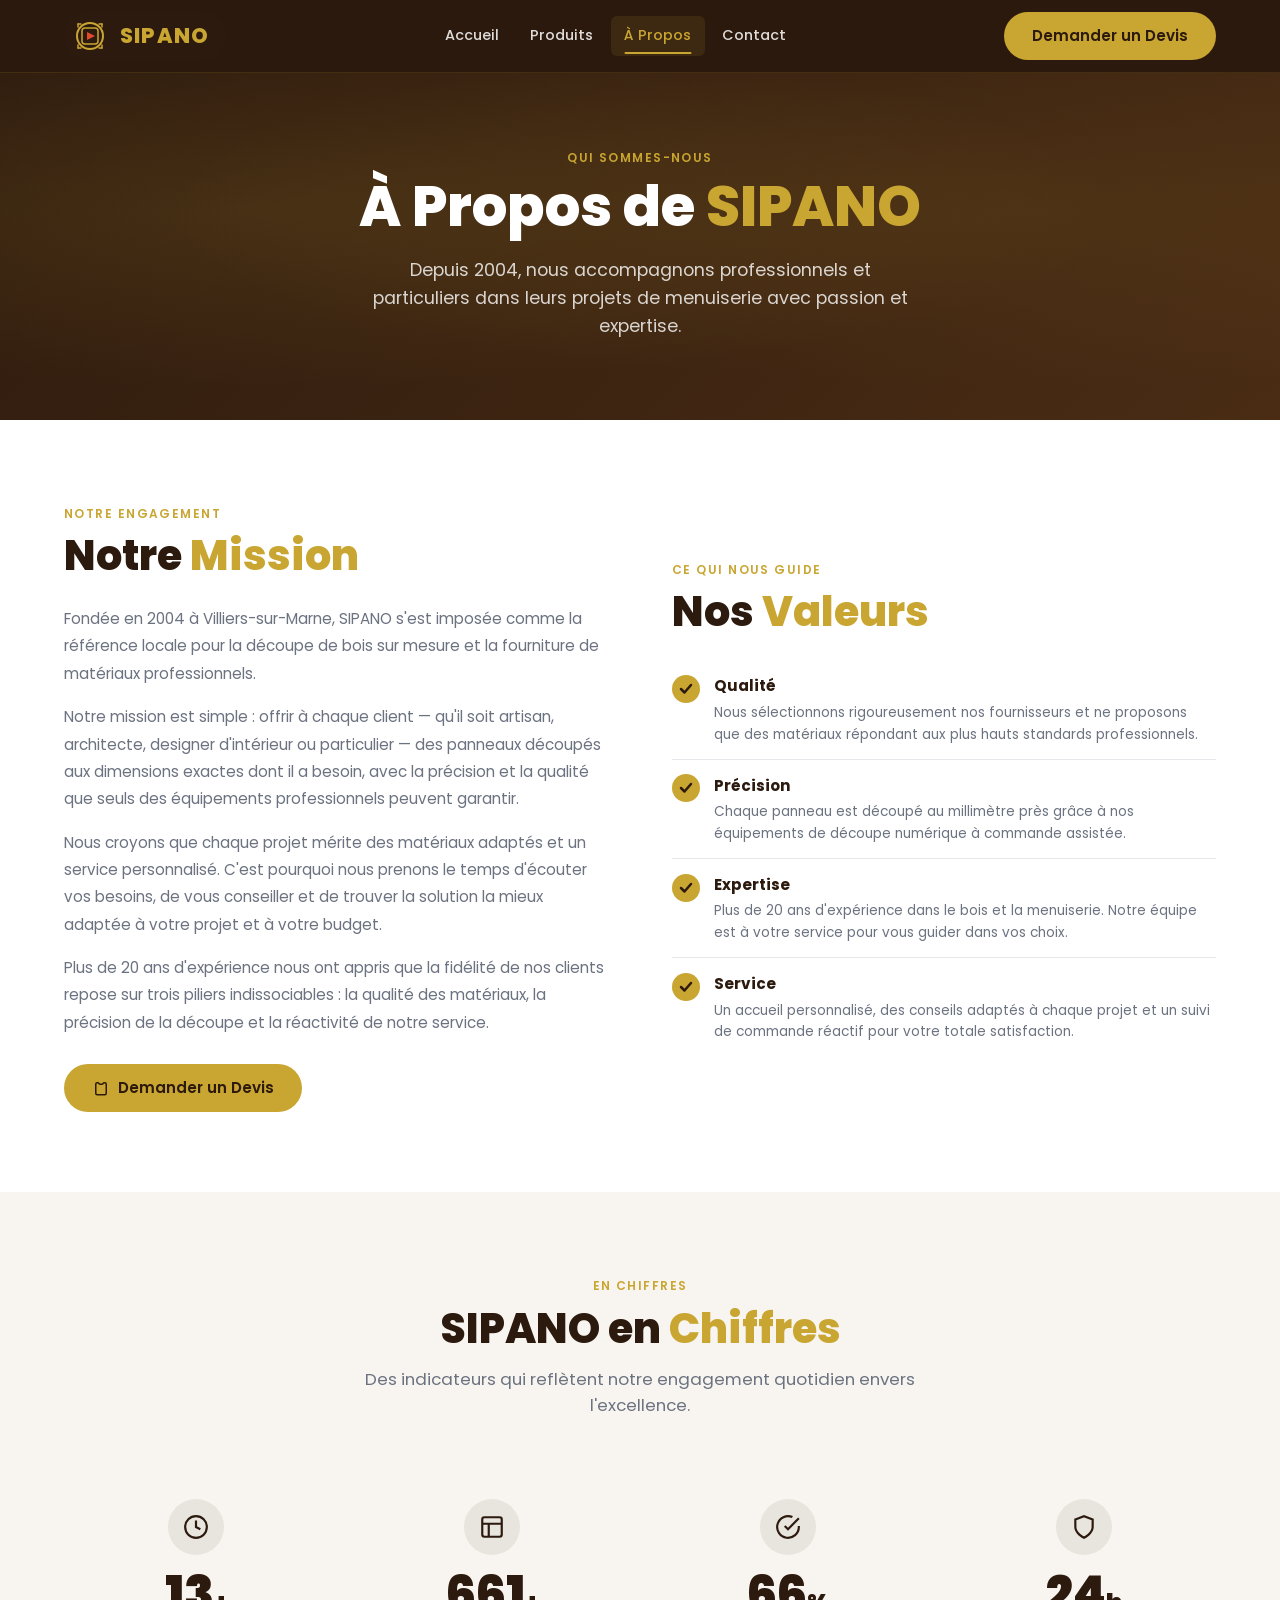
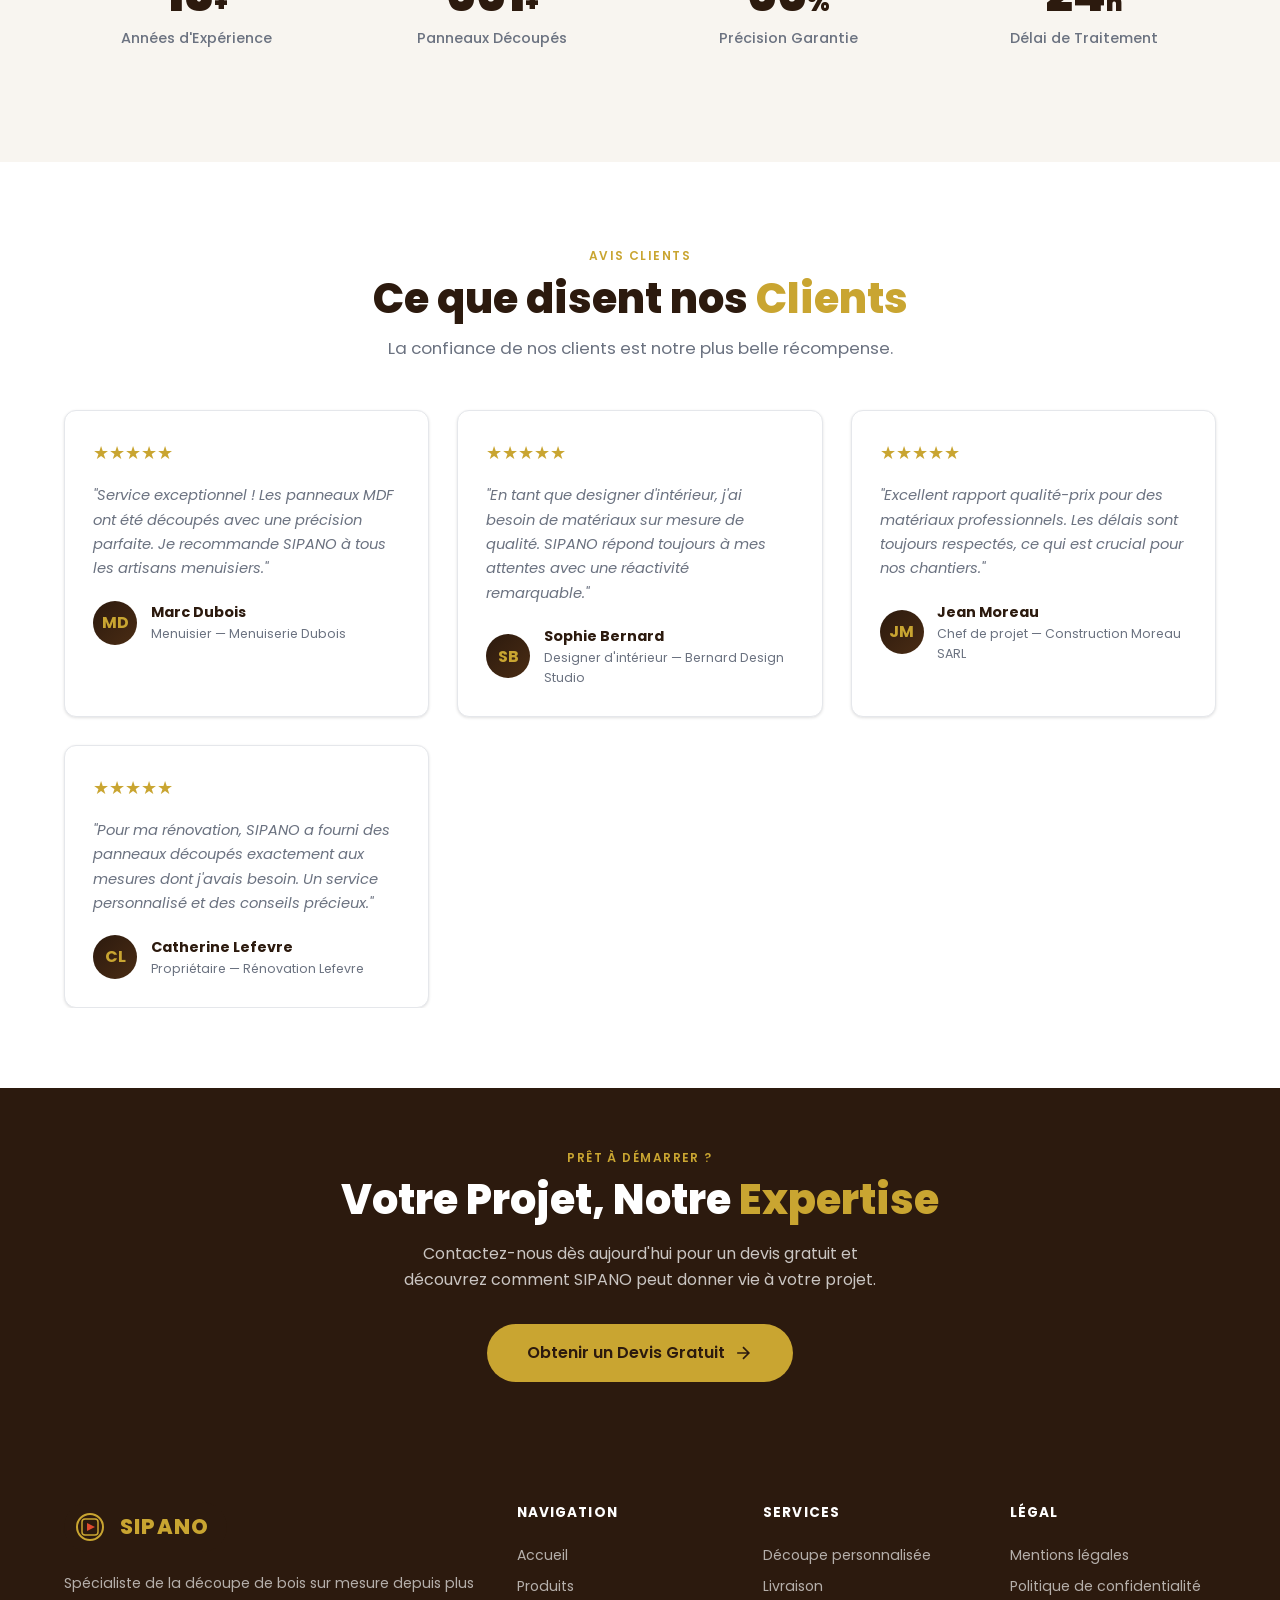
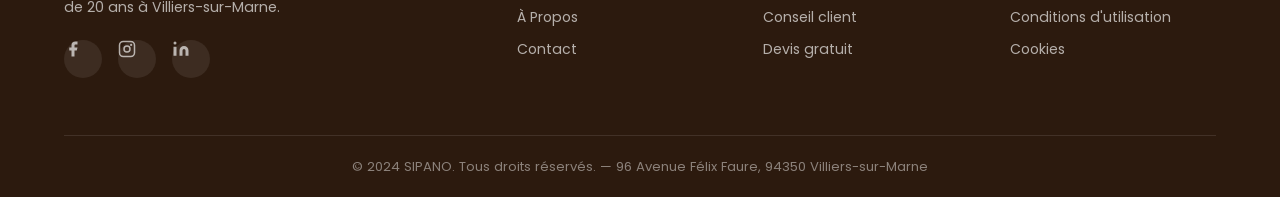
<file: sipano/a-propos.html>
<!DOCTYPE html>
<html lang="fr">
<head>
  <meta charset="UTF-8">
  <meta name="viewport" content="width=device-width, initial-scale=1.0">
  <title>À Propos — SIPANO | Notre Histoire &amp; Valeurs</title>
  <meta name="description" content="Découvrez l'histoire de SIPANO, spécialiste de la découpe de bois sur mesure depuis 2004 à Villiers-sur-Marne. Notre mission, nos valeurs et notre expertise.">
  <link rel="stylesheet" href="css/style.css">
</head>
<body>

<!-- ============================================================
     HEADER
     ============================================================ -->
<header class="site-header" role="banner">
  <div class="container">
    <div class="header-inner">
      <a href="index.html" class="logo" aria-label="SIPANO — Accueil">
        <svg class="logo__icon" viewBox="0 0 36 36" fill="none" xmlns="http://www.w3.org/2000/svg" aria-hidden="true">
          <circle cx="18" cy="18" r="13" stroke="#C9A531" stroke-width="2"/>
          <rect x="10" y="10" width="16" height="16" rx="3" stroke="#C9A531" stroke-width="1.5"/>
          <polygon points="15,14 15,22 23,18" fill="#E04A2E"/>
          <line x1="6" y1="6" x2="9" y2="6" stroke="#C9A531" stroke-width="1.5" stroke-linecap="round"/>
          <line x1="6" y1="6" x2="6" y2="9" stroke="#C9A531" stroke-width="1.5" stroke-linecap="round"/>
          <line x1="30" y1="6" x2="27" y2="6" stroke="#C9A531" stroke-width="1.5" stroke-linecap="round"/>
          <line x1="30" y1="6" x2="30" y2="9" stroke="#C9A531" stroke-width="1.5" stroke-linecap="round"/>
          <line x1="6" y1="30" x2="9" y2="30" stroke="#C9A531" stroke-width="1.5" stroke-linecap="round"/>
          <line x1="6" y1="30" x2="6" y2="27" stroke="#C9A531" stroke-width="1.5" stroke-linecap="round"/>
          <line x1="30" y1="30" x2="27" y2="30" stroke="#C9A531" stroke-width="1.5" stroke-linecap="round"/>
          <line x1="30" y1="30" x2="30" y2="27" stroke="#C9A531" stroke-width="1.5" stroke-linecap="round"/>
        </svg>
        <span class="logo__text">SIPANO</span>
      </a>
      <nav class="main-nav" aria-label="Navigation principale">
        <a href="index.html">Accueil</a>
        <a href="produits.html">Produits</a>
        <a href="a-propos.html" class="active">À Propos</a>
        <a href="contact.html">Contact</a>
      </nav>
      <a href="contact.html" class="btn btn-gold header-cta">Demander un Devis</a>
      <button class="hamburger" aria-label="Menu" aria-expanded="false">
        <span></span><span></span><span></span>
      </button>
    </div>
  </div>
</header>

<nav class="mobile-nav" aria-label="Navigation mobile">
  <a href="index.html">Accueil</a>
  <a href="produits.html">Produits</a>
  <a href="a-propos.html" class="active">À Propos</a>
  <a href="contact.html">Contact</a>
  <a href="contact.html" class="btn btn-gold">Demander un Devis</a>
</nav>

<!-- ============================================================
     PAGE HERO
     ============================================================ -->
<section class="page-hero" aria-label="À Propos de SIPANO">
  <div class="container">
    <span class="section-label">Qui Sommes-Nous</span>
    <h1>À Propos de <span class="gold">SIPANO</span></h1>
    <p>Depuis 2004, nous accompagnons professionnels et particuliers dans leurs projets de menuiserie avec passion et expertise.</p>
  </div>
</section>

<!-- ============================================================
     MISSION & VALEURS
     ============================================================ -->
<section class="section" id="mission">
  <div class="container">
    <div class="mission-grid">

      <!-- Notre Mission -->
      <div class="mission-text fade-in-up">
        <span class="section-label">Notre Engagement</span>
        <h2 class="section-title">Notre <span class="gold">Mission</span></h2>
        <div style="margin-top:1.5rem;">
          <p>Fondée en 2004 à Villiers-sur-Marne, SIPANO s'est imposée comme la référence locale pour la découpe de bois sur mesure et la fourniture de matériaux professionnels.</p>
          <p>Notre mission est simple : offrir à chaque client — qu'il soit artisan, architecte, designer d'intérieur ou particulier — des panneaux découpés aux dimensions exactes dont il a besoin, avec la précision et la qualité que seuls des équipements professionnels peuvent garantir.</p>
          <p>Nous croyons que chaque projet mérite des matériaux adaptés et un service personnalisé. C'est pourquoi nous prenons le temps d'écouter vos besoins, de vous conseiller et de trouver la solution la mieux adaptée à votre projet et à votre budget.</p>
          <p>Plus de 20 ans d'expérience nous ont appris que la fidélité de nos clients repose sur trois piliers indissociables : la qualité des matériaux, la précision de la découpe et la réactivité de notre service.</p>
        </div>
        <div style="margin-top:1.75rem;">
          <a href="contact.html" class="btn btn-gold">
            <svg width="18" height="18" viewBox="0 0 24 24" fill="none" stroke="currentColor" stroke-width="2" aria-hidden="true"><path d="M9 5H7a2 2 0 00-2 2v12a2 2 0 002 2h10a2 2 0 002-2V7a2 2 0 00-2-2h-2M9 5a2 2 0 002 2h2a2 2 0 002-2"/></svg>
            Demander un Devis
          </a>
        </div>
      </div>

      <!-- Nos Valeurs -->
      <div class="fade-in-up">
        <span class="section-label">Ce Qui Nous Guide</span>
        <h2 class="section-title">Nos <span class="gold">Valeurs</span></h2>

        <div class="values-list" style="margin-top:1.5rem;">

          <div class="value-item">
            <div class="value-check" aria-hidden="true">
              <svg viewBox="0 0 14 14" fill="none" width="14" height="14">
                <path d="M2 7l3.5 3.5L12 3" stroke="#2C1A0E" stroke-width="2.5" stroke-linecap="round" stroke-linejoin="round"/>
              </svg>
            </div>
            <div>
              <h4>Qualité</h4>
              <p>Nous sélectionnons rigoureusement nos fournisseurs et ne proposons que des matériaux répondant aux plus hauts standards professionnels.</p>
            </div>
          </div>

          <div class="value-item">
            <div class="value-check" aria-hidden="true">
              <svg viewBox="0 0 14 14" fill="none" width="14" height="14">
                <path d="M2 7l3.5 3.5L12 3" stroke="#2C1A0E" stroke-width="2.5" stroke-linecap="round" stroke-linejoin="round"/>
              </svg>
            </div>
            <div>
              <h4>Précision</h4>
              <p>Chaque panneau est découpé au millimètre près grâce à nos équipements de découpe numérique à commande assistée.</p>
            </div>
          </div>

          <div class="value-item">
            <div class="value-check" aria-hidden="true">
              <svg viewBox="0 0 14 14" fill="none" width="14" height="14">
                <path d="M2 7l3.5 3.5L12 3" stroke="#2C1A0E" stroke-width="2.5" stroke-linecap="round" stroke-linejoin="round"/>
              </svg>
            </div>
            <div>
              <h4>Expertise</h4>
              <p>Plus de 20 ans d'expérience dans le bois et la menuiserie. Notre équipe est à votre service pour vous guider dans vos choix.</p>
            </div>
          </div>

          <div class="value-item">
            <div class="value-check" aria-hidden="true">
              <svg viewBox="0 0 14 14" fill="none" width="14" height="14">
                <path d="M2 7l3.5 3.5L12 3" stroke="#2C1A0E" stroke-width="2.5" stroke-linecap="round" stroke-linejoin="round"/>
              </svg>
            </div>
            <div>
              <h4>Service</h4>
              <p>Un accueil personnalisé, des conseils adaptés à chaque projet et un suivi de commande réactif pour votre totale satisfaction.</p>
            </div>
          </div>

        </div>
      </div>

    </div>
  </div>
</section>

<!-- ============================================================
     STATS
     ============================================================ -->
<section class="section section--light" id="chiffres">
  <div class="container">
    <div class="section-header section-header--center fade-in-up">
      <span class="section-label">En Chiffres</span>
      <h2 class="section-title">SIPANO en <span class="gold">Chiffres</span></h2>
      <p class="section-subtitle">Des indicateurs qui reflètent notre engagement quotidien envers l'excellence.</p>
    </div>

    <div class="stats-grid stats-grid--light">

      <div class="stat-card fade-in-up">
        <div class="stat-card__icon">
          <svg width="26" height="26" viewBox="0 0 24 24" fill="none" stroke="#2C1A0E" stroke-width="2" aria-hidden="true"><circle cx="12" cy="12" r="10"/><path d="M12 6v6l4 2"/></svg>
        </div>
        <div class="stat-card__value"><span data-counter="20">0</span><span class="stat-card__suffix">+</span></div>
        <div class="stat-card__label">Années d'Expérience</div>
      </div>

      <div class="stat-card fade-in-up">
        <div class="stat-card__icon">
          <svg width="26" height="26" viewBox="0 0 24 24" fill="none" stroke="#2C1A0E" stroke-width="2" aria-hidden="true"><rect x="3" y="3" width="18" height="18" rx="2"/><path d="M3 9h18M9 21V9"/></svg>
        </div>
        <div class="stat-card__value"><span data-counter="1000">0</span><span class="stat-card__suffix">+</span></div>
        <div class="stat-card__label">Panneaux Découpés</div>
      </div>

      <div class="stat-card fade-in-up">
        <div class="stat-card__icon">
          <svg width="26" height="26" viewBox="0 0 24 24" fill="none" stroke="#2C1A0E" stroke-width="2" aria-hidden="true"><path d="M22 11.08V12a10 10 0 11-5.93-9.14"/><polyline points="22 4 12 14.01 9 11.01"/></svg>
        </div>
        <div class="stat-card__value"><span data-counter="100">0</span><span class="stat-card__suffix">%</span></div>
        <div class="stat-card__label">Précision Garantie</div>
      </div>

      <div class="stat-card fade-in-up">
        <div class="stat-card__icon">
          <svg width="26" height="26" viewBox="0 0 24 24" fill="none" stroke="#2C1A0E" stroke-width="2" aria-hidden="true"><path d="M12 22s8-4 8-10V5l-8-3-8 3v7c0 6 8 10 8 10z"/></svg>
        </div>
        <div class="stat-card__value">24<span class="stat-card__suffix">h</span></div>
        <div class="stat-card__label">Délai de Traitement</div>
      </div>

    </div>
  </div>
</section>

<!-- ============================================================
     TÉMOIGNAGES
     ============================================================ -->
<section class="section" id="temoignages">
  <div class="container">
    <div class="section-header section-header--center fade-in-up">
      <span class="section-label">Avis Clients</span>
      <h2 class="section-title">Ce que disent nos <span class="gold">Clients</span></h2>
      <p class="section-subtitle">La confiance de nos clients est notre plus belle récompense.</p>
    </div>

    <div class="testimonials-grid">

      <article class="testimonial-card fade-in-up">
        <div class="testimonial-card__stars" aria-label="5 étoiles">★★★★★</div>
        <p class="testimonial-card__text">"Service exceptionnel ! Les panneaux MDF ont été découpés avec une précision parfaite. Je recommande SIPANO à tous les artisans menuisiers."</p>
        <div class="testimonial-card__author">
          <div class="testimonial-card__avatar" aria-hidden="true">MD</div>
          <div>
            <div class="testimonial-card__name">Marc Dubois</div>
            <div class="testimonial-card__role">Menuisier — Menuiserie Dubois</div>
          </div>
        </div>
      </article>

      <article class="testimonial-card fade-in-up">
        <div class="testimonial-card__stars" aria-label="5 étoiles">★★★★★</div>
        <p class="testimonial-card__text">"En tant que designer d'intérieur, j'ai besoin de matériaux sur mesure de qualité. SIPANO répond toujours à mes attentes avec une réactivité remarquable."</p>
        <div class="testimonial-card__author">
          <div class="testimonial-card__avatar" aria-hidden="true">SB</div>
          <div>
            <div class="testimonial-card__name">Sophie Bernard</div>
            <div class="testimonial-card__role">Designer d'intérieur — Bernard Design Studio</div>
          </div>
        </div>
      </article>

      <article class="testimonial-card fade-in-up">
        <div class="testimonial-card__stars" aria-label="5 étoiles">★★★★★</div>
        <p class="testimonial-card__text">"Excellent rapport qualité-prix pour des matériaux professionnels. Les délais sont toujours respectés, ce qui est crucial pour nos chantiers."</p>
        <div class="testimonial-card__author">
          <div class="testimonial-card__avatar" aria-hidden="true">JM</div>
          <div>
            <div class="testimonial-card__name">Jean Moreau</div>
            <div class="testimonial-card__role">Chef de projet — Construction Moreau SARL</div>
          </div>
        </div>
      </article>

      <article class="testimonial-card fade-in-up">
        <div class="testimonial-card__stars" aria-label="5 étoiles">★★★★★</div>
        <p class="testimonial-card__text">"Pour ma rénovation, SIPANO a fourni des panneaux découpés exactement aux mesures dont j'avais besoin. Un service personnalisé et des conseils précieux."</p>
        <div class="testimonial-card__author">
          <div class="testimonial-card__avatar" aria-hidden="true">CL</div>
          <div>
            <div class="testimonial-card__name">Catherine Lefevre</div>
            <div class="testimonial-card__role">Propriétaire — Rénovation Lefevre</div>
          </div>
        </div>
      </article>

    </div>
  </div>
</section>

<!-- ============================================================
     CTA BAND
     ============================================================ -->
<section class="section section--dark" style="padding:3.5rem 0;" aria-label="Appel à l'action">
  <div class="container" style="text-align:center;">
    <span class="section-label">Prêt à Démarrer ?</span>
    <h2 class="section-title" style="color:#fff; margin-bottom:1rem;">Votre Projet, Notre <span class="gold">Expertise</span></h2>
    <p style="color:rgba(255,255,255,.75); margin-bottom:2rem; max-width:500px; margin-left:auto; margin-right:auto;">Contactez-nous dès aujourd'hui pour un devis gratuit et découvrez comment SIPANO peut donner vie à votre projet.</p>
    <a href="contact.html" class="btn btn-gold" style="font-size:1rem; padding:1rem 2.5rem;">
      Obtenir un Devis Gratuit
      <svg width="20" height="20" viewBox="0 0 24 24" fill="none" stroke="currentColor" stroke-width="2" aria-hidden="true"><path d="M5 12h14M12 5l7 7-7 7"/></svg>
    </a>
  </div>
</section>

<!-- ============================================================
     FOOTER
     ============================================================ -->
<footer class="site-footer" role="contentinfo">
  <div class="container">
    <div class="footer-grid">
      <div class="footer-col">
        <a href="index.html" class="logo" style="margin-bottom:1.25rem; display:inline-flex;">
          <svg class="logo__icon" viewBox="0 0 36 36" fill="none" aria-hidden="true">
            <circle cx="18" cy="18" r="13" stroke="#C9A531" stroke-width="2"/>
            <rect x="10" y="10" width="16" height="16" rx="3" stroke="#C9A531" stroke-width="1.5"/>
            <polygon points="15,14 15,22 23,18" fill="#E04A2E"/>
          </svg>
          <span class="logo__text">SIPANO</span>
        </a>
        <p>Spécialiste de la découpe de bois sur mesure depuis plus de 20 ans à Villiers-sur-Marne.</p>
        <div class="social-icons">
          <a href="#" class="social-icon" aria-label="Facebook"><svg width="18" height="18" viewBox="0 0 24 24" fill="currentColor"><path d="M18 2h-3a5 5 0 00-5 5v3H7v4h3v8h4v-8h3l1-4h-4V7a1 1 0 011-1h3z"/></svg></a>
          <a href="#" class="social-icon" aria-label="Instagram"><svg width="18" height="18" viewBox="0 0 24 24" fill="none" stroke="currentColor" stroke-width="2"><rect x="2" y="2" width="20" height="20" rx="5"/><circle cx="12" cy="12" r="4"/><circle cx="17.5" cy="6.5" r="1.5" fill="currentColor" stroke="none"/></svg></a>
          <a href="#" class="social-icon" aria-label="LinkedIn"><svg width="18" height="18" viewBox="0 0 24 24" fill="currentColor"><path d="M16 8a6 6 0 016 6v7h-4v-7a2 2 0 00-2-2 2 2 0 00-2 2v7h-4v-7a6 6 0 016-6zM2 9h4v12H2z"/><circle cx="4" cy="4" r="2"/></svg></a>
        </div>
      </div>
      <div class="footer-col">
        <h3 class="footer-col__title">Navigation</h3>
        <a href="index.html">Accueil</a>
        <a href="produits.html">Produits</a>
        <a href="a-propos.html">À Propos</a>
        <a href="contact.html">Contact</a>
      </div>
      <div class="footer-col">
        <h3 class="footer-col__title">Services</h3>
        <a href="contact.html">Découpe personnalisée</a>
        <a href="contact.html">Livraison</a>
        <a href="contact.html">Conseil client</a>
        <a href="contact.html">Devis gratuit</a>
      </div>
      <div class="footer-col">
        <h3 class="footer-col__title">Légal</h3>
        <a href="#">Mentions légales</a>
        <a href="#">Politique de confidentialité</a>
        <a href="#">Conditions d'utilisation</a>
        <a href="#">Cookies</a>
      </div>
    </div>
  </div>
  <div class="footer-bottom">
    <div class="container">
      <p>&copy; 2024 SIPANO. Tous droits réservés. — 96 Avenue Félix Faure, 94350 Villiers-sur-Marne</p>
    </div>
  </div>
</footer>

<script src="js/main.js"></script>
</body>
</html>
</file>
<file: sipano/css/style.css>
/* ============================================================
   SIPANO — style.css
   ============================================================ */

/* Google Fonts */
@import url('https://fonts.googleapis.com/css2?family=Poppins:wght@300;400;500;600;700;800;900&display=swap');

/* ============================================================
   CSS Custom Properties
   ============================================================ */
:root {
  --color-primary:   #2C1A0E;
  --color-gold:      #C9A531;
  --color-white:     #FFFFFF;
  --color-light-bg:  #F8F5F0;
  --color-dark-text: #1A1A1A;
  --color-gray:      #6B7280;
  --color-gray-light:#E5E7EB;
  --color-red:       #E04A2E;

  --font-family: 'Poppins', sans-serif;

  --shadow-sm:  0 1px 3px rgba(0,0,0,.12);
  --shadow-md:  0 4px 16px rgba(0,0,0,.14);
  --shadow-lg:  0 8px 32px rgba(0,0,0,.18);
  --shadow-xl:  0 16px 48px rgba(0,0,0,.22);

  --radius-sm:  6px;
  --radius-md:  12px;
  --radius-lg:  20px;
  --radius-pill:999px;

  --transition: .3s ease;
  --transition-fast: .18s ease;

  --container-max: 1200px;
  --container-pad: 1.5rem;
}

/* ============================================================
   Reset & Base
   ============================================================ */
*, *::before, *::after { box-sizing: border-box; margin: 0; padding: 0; }

html {
  scroll-behavior: smooth;
  font-size: 16px;
  overflow-x: hidden;
}

body {
  font-family: var(--font-family);
  color: var(--color-dark-text);
  background: var(--color-white);
  line-height: 1.6;
  overflow-x: hidden;
}

img { max-width: 100%; display: block; }
a  { text-decoration: none; color: inherit; }
ul { list-style: none; }
button { font-family: inherit; cursor: pointer; border: none; background: none; }
input, select, textarea { font-family: inherit; }

/* ============================================================
   Typography helpers
   ============================================================ */
.section-label {
  display: inline-block;
  font-size: .75rem;
  font-weight: 600;
  letter-spacing: .12em;
  text-transform: uppercase;
  color: var(--color-gold);
  margin-bottom: .5rem;
}

.section-title {
  font-size: clamp(1.6rem, 4vw, 2.6rem);
  font-weight: 800;
  line-height: 1.2;
  color: var(--color-primary);
}

.section-title .gold { color: var(--color-gold); }

.section-subtitle {
  margin-top: .75rem;
  font-size: 1.05rem;
  color: var(--color-gray);
  max-width: 580px;
}

/* ============================================================
   Container
   ============================================================ */
.container {
  width: 100%;
  max-width: var(--container-max);
  margin: 0 auto;
  padding: 0 var(--container-pad);
  overflow: hidden;
}

/* ============================================================
   Scroll animations
   ============================================================ */
.fade-in-up {
  opacity: 0;
  transform: translateY(36px);
  transition: opacity .6s ease, transform .6s ease;
}

.fade-in-up.visible {
  opacity: 1;
  transform: translateY(0);
}

.fade-in-up:nth-child(2) { transition-delay: .1s; }
.fade-in-up:nth-child(3) { transition-delay: .2s; }
.fade-in-up:nth-child(4) { transition-delay: .3s; }
.fade-in-up:nth-child(5) { transition-delay: .4s; }

/* ============================================================
   Buttons
   ============================================================ */
.btn {
  display: inline-flex;
  align-items: center;
  gap: .5rem;
  padding: .75rem 1.75rem;
  border-radius: var(--radius-pill);
  font-size: .95rem;
  font-weight: 600;
  transition: background var(--transition), color var(--transition),
              box-shadow var(--transition), transform var(--transition-fast);
  white-space: nowrap;
}

.btn:hover { transform: translateY(-2px); }

.btn-gold {
  background: var(--color-gold);
  color: var(--color-primary);
}
.btn-gold:hover {
  background: #b8921e;
  box-shadow: 0 6px 20px rgba(201,165,49,.45);
}

.btn-outline-white {
  background: transparent;
  color: var(--color-white);
  border: 2px solid var(--color-white);
}
.btn-outline-white:hover {
  background: var(--color-white);
  color: var(--color-primary);
}

.btn-outline-gold {
  background: transparent;
  color: var(--color-gold);
  border: 2px solid var(--color-gold);
}
.btn-outline-gold:hover {
  background: var(--color-gold);
  color: var(--color-primary);
}

.btn-primary {
  background: var(--color-primary);
  color: var(--color-white);
}
.btn-primary:hover {
  background: #3d2510;
  box-shadow: 0 6px 20px rgba(44,26,14,.35);
}

.btn-sm {
  padding: .5rem 1.25rem;
  font-size: .85rem;
}

/* ============================================================
   Logo
   ============================================================ */
.logo {
  display: inline-flex;
  align-items: center;
  gap: .75rem;
  background: var(--color-primary);
  border-radius: var(--radius-pill);
  padding: .45rem 1.1rem .45rem .5rem;
  text-decoration: none;
}

.logo__icon { width: 36px; height: 36px; flex-shrink: 0; }

.logo__text {
  font-size: 1.3rem;
  font-weight: 800;
  color: var(--color-gold);
  letter-spacing: .06em;
  line-height: 1;
}

/* ============================================================
   Header / Navigation
   ============================================================ */
.site-header {
  position: fixed;
  top: 0; left: 0; right: 0;
  z-index: 1000;
  background: rgba(44,26,14,.96);
  backdrop-filter: blur(10px);
  -webkit-backdrop-filter: blur(10px);
  border-bottom: 1px solid rgba(201,165,49,.15);
  transition: background var(--transition);
}

.site-header.scrolled {
  background: rgba(44,26,14,1);
  box-shadow: var(--shadow-md);
}

.header-inner {
  display: flex;
  align-items: center;
  justify-content: space-between;
  height: 72px;
  gap: 1.5rem;
}

.main-nav { display: flex; align-items: center; gap: .25rem; }

.main-nav a {
  position: relative;
  padding: .5rem .85rem;
  color: rgba(255,255,255,.85);
  font-size: .9rem;
  font-weight: 500;
  border-radius: var(--radius-sm);
  transition: color var(--transition), background var(--transition);
}

.main-nav a::after {
  content: '';
  position: absolute;
  bottom: 2px; left: 50%;
  width: 0; height: 2px;
  background: var(--color-gold);
  border-radius: 2px;
  transform: translateX(-50%);
  transition: width var(--transition);
}

.main-nav a:hover,
.main-nav a.active {
  color: var(--color-gold);
  background: rgba(201,165,49,.1);
}

.main-nav a:hover::after,
.main-nav a.active::after {
  width: calc(100% - 1.7rem);
}

/* Hamburger */
.hamburger {
  display: none;
  flex-direction: column;
  gap: 5px;
  padding: .5rem;
  border-radius: var(--radius-sm);
  transition: background var(--transition);
}
.hamburger:hover { background: rgba(201,165,49,.15); }

.hamburger span {
  display: block;
  width: 24px; height: 2px;
  background: var(--color-white);
  border-radius: 2px;
  transition: transform var(--transition), opacity var(--transition);
}

.hamburger.open span:nth-child(1) { transform: translateY(7px) rotate(45deg); }
.hamburger.open span:nth-child(2) { opacity: 0; }
.hamburger.open span:nth-child(3) { transform: translateY(-7px) rotate(-45deg); }

/* Mobile nav */
.mobile-nav {
  display: none;
  position: fixed;
  top: 72px; left: 0; right: 0;
  background: var(--color-primary);
  border-bottom: 2px solid var(--color-gold);
  padding: 1.5rem var(--container-pad);
  z-index: 999;
  flex-direction: column;
  gap: .5rem;
}
.mobile-nav.open { display: flex; }

.mobile-nav a {
  color: rgba(255,255,255,.9);
  font-size: 1rem;
  font-weight: 500;
  padding: .75rem 1rem;
  border-radius: var(--radius-sm);
  transition: background var(--transition), color var(--transition);
}
.mobile-nav a:hover,
.mobile-nav a.active {
  background: rgba(201,165,49,.15);
  color: var(--color-gold);
}
.mobile-nav .btn { margin-top: .75rem; align-self: flex-start; }

/* ============================================================
   Page Hero (inner pages)
   ============================================================ */
.page-hero {
  padding: 9rem 0 5rem;
  background: linear-gradient(135deg, var(--color-primary) 0%, #4a2c14 100%);
  text-align: center;
  position: relative;
  overflow: hidden;
}

.page-hero::before {
  content: '';
  position: absolute; inset: 0;
  background:
    radial-gradient(ellipse at 20% 50%, rgba(201,165,49,.12) 0%, transparent 60%),
    radial-gradient(ellipse at 80% 50%, rgba(201,165,49,.08) 0%, transparent 60%);
}

.page-hero .container { position: relative; z-index: 1; }

.page-hero h1 {
  font-size: clamp(2rem, 6vw, 3.5rem);
  font-weight: 800;
  color: var(--color-white);
  line-height: 1.15;
  margin-bottom: 1rem;
}
.page-hero h1 .gold { color: var(--color-gold); }

.page-hero p {
  font-size: 1.1rem;
  color: rgba(255,255,255,.8);
  max-width: 560px;
  margin: 0 auto;
}

/* ============================================================
   Sections
   ============================================================ */
.section { padding: 5rem 0; }
.section--light { background: var(--color-light-bg); }
.section--dark  { background: var(--color-primary); }

.section-header { margin-bottom: 3rem; }
.section-header--center { text-align: center; }
.section-header--center .section-subtitle { margin-left: auto; margin-right: auto; }

/* ============================================================
   Product Cards
   ============================================================ */
.products-grid {
  display: grid;
  grid-template-columns: repeat(auto-fill, minmax(260px, 1fr));
  gap: 1.75rem;
}

.product-card {
  background: var(--color-white);
  border-radius: var(--radius-md);
  overflow: hidden;
  box-shadow: var(--shadow-sm);
  transition: transform var(--transition), box-shadow var(--transition);
  border: 1px solid var(--color-gray-light);
}

.product-card:hover {
  transform: translateY(-4px);
  box-shadow: var(--shadow-lg);
}

.product-card__image {
  height: 180px;
  background: linear-gradient(135deg, var(--color-primary) 0%, #4a2c14 100%);
  display: flex;
  align-items: center;
  justify-content: center;
  position: relative;
  overflow: hidden;
}

.product-card__image::before {
  content: '';
  position: absolute; inset: 0;
  background: radial-gradient(ellipse at 30% 30%, rgba(201,165,49,.2), transparent 65%);
}

.product-card__image svg { position: relative; z-index: 1; }

.product-card__image--photo {
  background: var(--color-gray-light);
  padding: 0;
}
.product-card__image--photo::before { display: none; }
.product-card__image--photo img {
  width: 100%;
  height: 100%;
  object-fit: cover;
  display: block;
  transition: transform .4s ease;
}

.product-card__badge {
  position: absolute;
  top: .75rem; right: .75rem;
  background: var(--color-gold);
  color: var(--color-primary);
  font-size: .7rem;
  font-weight: 700;
  padding: .2rem .6rem;
  border-radius: var(--radius-pill);
  z-index: 2;
}

.product-card__body { padding: 1.25rem; }

.product-card__category {
  font-size: .72rem;
  font-weight: 600;
  text-transform: uppercase;
  letter-spacing: .1em;
  color: var(--color-gold);
  margin-bottom: .35rem;
}

.product-card__title {
  font-size: 1rem;
  font-weight: 700;
  color: var(--color-primary);
  margin-bottom: .5rem;
}

.product-card__desc {
  font-size: .85rem;
  color: var(--color-gray);
  line-height: 1.5;
  margin-bottom: 1rem;
}

.product-card__footer {
  display: flex;
  align-items: center;
  justify-content: space-between;
  padding-top: .75rem;
  border-top: 1px solid var(--color-gray-light);
}

.product-card__price {
  font-size: .9rem;
  font-weight: 700;
  color: var(--color-primary);
}

/* ============================================================
   Stats
   ============================================================ */
.stats-grid {
  display: grid;
  grid-template-columns: repeat(auto-fit, minmax(180px, 1fr));
  gap: 2rem;
}

.stat-card {
  text-align: center;
  padding: 2rem 1rem;
}

.stat-card__icon {
  width: 56px; height: 56px;
  background: rgba(201,165,49,.15);
  border-radius: 50%;
  display: flex;
  align-items: center;
  justify-content: center;
  margin: 0 auto 1rem;
}

.stat-card__value {
  font-size: clamp(2rem, 5vw, 3rem);
  font-weight: 900;
  color: var(--color-gold);
  line-height: 1;
}

.stat-card__suffix { font-size: 1.5rem; }

.stat-card__label {
  margin-top: .5rem;
  font-size: .9rem;
  color: rgba(255,255,255,.75);
  font-weight: 500;
}

.stats-grid--light .stat-card__value { color: var(--color-primary); }
.stats-grid--light .stat-card__label { color: var(--color-gray); }
.stats-grid--light .stat-card__icon { background: rgba(44,26,14,.08); }

/* ============================================================
   Testimonials
   ============================================================ */
.testimonials-grid {
  display: grid;
  grid-template-columns: repeat(auto-fit, minmax(280px, 1fr));
  gap: 1.75rem;
}

.testimonial-card {
  background: var(--color-white);
  border-radius: var(--radius-md);
  padding: 1.75rem;
  box-shadow: var(--shadow-sm);
  border: 1px solid var(--color-gray-light);
  transition: transform var(--transition), box-shadow var(--transition);
}

.testimonial-card:hover {
  transform: translateY(-4px);
  box-shadow: var(--shadow-md);
}

.testimonial-card__stars {
  display: flex;
  gap: .2rem;
  margin-bottom: 1rem;
  color: var(--color-gold);
  font-size: 1.1rem;
}

.testimonial-card__text {
  font-size: .92rem;
  color: var(--color-gray);
  line-height: 1.65;
  font-style: italic;
  margin-bottom: 1.25rem;
}

.testimonial-card__author {
  display: flex;
  align-items: center;
  gap: .85rem;
}

.testimonial-card__avatar {
  width: 44px; height: 44px;
  border-radius: 50%;
  background: linear-gradient(135deg, var(--color-primary), #4a2c14);
  display: flex;
  align-items: center;
  justify-content: center;
  font-size: 1rem;
  font-weight: 700;
  color: var(--color-gold);
  flex-shrink: 0;
}

.testimonial-card__name {
  font-weight: 700;
  font-size: .9rem;
  color: var(--color-primary);
}

.testimonial-card__role { font-size: .78rem; color: var(--color-gray); }

/* ============================================================
   Footer
   ============================================================ */
.site-footer {
  background: var(--color-primary);
  color: rgba(255,255,255,.8);
  padding: 4rem 0 0;
}

.footer-grid {
  display: grid;
  grid-template-columns: 2fr 1fr 1fr 1fr;
  gap: 2.5rem;
  padding-bottom: 3rem;
  border-bottom: 1px solid rgba(255,255,255,.1);
}

.footer-col__title {
  font-size: .85rem;
  font-weight: 700;
  color: var(--color-white);
  text-transform: uppercase;
  letter-spacing: .08em;
  margin-bottom: 1.25rem;
}

.footer-col p {
  font-size: .88rem;
  line-height: 1.7;
  color: rgba(255,255,255,.65);
  margin-bottom: 1.25rem;
}

.footer-col a {
  display: block;
  font-size: .88rem;
  color: rgba(255,255,255,.65);
  margin-bottom: .55rem;
  transition: color var(--transition);
}
.footer-col a:hover { color: var(--color-gold); }

.social-icons { display: flex; justify-content: flex-start; gap: 1rem; flex-wrap: wrap; }

.social-icon {
  width: 38px; height: 38px;
  border-radius: 50%;
  background: rgba(255,255,255,.08);
  display: flex;
  align-items: center;
  justify-content: center;
  transition: background var(--transition), color var(--transition);
  color: rgba(255,255,255,.7);
}
.social-icon:hover { background: var(--color-gold); color: var(--color-primary); }

.footer-bottom {
  padding: 1.25rem 0;
  text-align: center;
  font-size: .82rem;
  color: rgba(255,255,255,.45);
}

/* ============================================================
   Home Hero
   ============================================================ */
.home-hero {
  position: relative;
  min-height: 100vh;
  display: flex;
  align-items: center;
  overflow: hidden;
  background:
    linear-gradient(135deg, rgba(44,26,14,.92) 0%, rgba(44,26,14,.8) 60%, rgba(74,44,20,.85) 100%),
    repeating-linear-gradient(
      90deg,
      transparent, transparent 12px,
      rgba(201,165,49,.03) 12px, rgba(201,165,49,.03) 13px
    ),
    repeating-linear-gradient(
      0deg,
      transparent, transparent 60px,
      rgba(0,0,0,.04) 60px, rgba(0,0,0,.04) 61px
    ),
    linear-gradient(160deg, #4a2c14 0%, #2C1A0E 40%, #1a0f08 100%);
}

.home-hero::before {
  content: '';
  position: absolute; inset: 0;
  background-image:
    radial-gradient(ellipse at 70% 40%, rgba(201,165,49,.12) 0%, transparent 55%),
    radial-gradient(ellipse at 10% 80%, rgba(74,44,20,.6) 0%, transparent 50%);
  z-index: 0;
}

.home-hero::after {
  content: '';
  position: absolute; inset: 0;
  background: repeating-linear-gradient(
    12deg,
    transparent, transparent 80px,
    rgba(201,165,49,.025) 80px, rgba(201,165,49,.025) 82px
  );
  z-index: 0;
}

.home-hero .container { position: relative; z-index: 1; padding-top: 5rem; padding-bottom: 3rem; }

.home-hero__content { max-width: 680px; }

.home-hero__eyebrow {
  display: inline-flex;
  align-items: center;
  gap: .5rem;
  background: rgba(201,165,49,.15);
  border: 1px solid rgba(201,165,49,.3);
  border-radius: var(--radius-pill);
  padding: .35rem 1rem;
  font-size: .8rem;
  font-weight: 600;
  color: var(--color-gold);
  letter-spacing: .08em;
  text-transform: uppercase;
  margin-bottom: 1.5rem;
}

.home-hero__eyebrow::before {
  content: '';
  width: 6px; height: 6px;
  border-radius: 50%;
  background: var(--color-gold);
  animation: pulse-dot 2s infinite;
}

@keyframes pulse-dot {
  0%, 100% { transform: scale(1); opacity: 1; }
  50% { transform: scale(1.5); opacity: .6; }
}

.home-hero h1 {
  font-size: clamp(2.2rem, 6vw, 4rem);
  font-weight: 900;
  color: var(--color-white);
  line-height: 1.1;
  margin-bottom: 1.5rem;
}
.home-hero h1 .gold { color: var(--color-gold); }

.home-hero__subtitle {
  font-size: 1.05rem;
  color: rgba(255,255,255,.78);
  line-height: 1.7;
  margin-bottom: 2.5rem;
  max-width: 540px;
}

.home-hero__ctas {
  display: flex;
  flex-wrap: wrap;
  gap: 1rem;
  margin-bottom: 3rem;
}

.scroll-indicator {
  position: absolute;
  bottom: 2rem;
  left: 50%;
  transform: translateX(-50%);
  display: inline-flex;
  flex-direction: column;
  align-items: center;
  gap: .4rem;
  color: rgba(255,255,255,.5);
  font-size: .75rem;
  letter-spacing: .1em;
  text-transform: uppercase;
  animation: bounce-scroll 2.2s ease-in-out infinite;
}

@keyframes bounce-scroll {
  0%, 100% { transform: translateY(0); }
  50%       { transform: translateY(8px); }
}

/* ============================================================
   Filter tabs
   ============================================================ */
.filter-tabs {
  display: flex;
  flex-wrap: wrap;
  gap: .65rem;
  margin-bottom: 2.5rem;
}

.filter-tab {
  padding: .55rem 1.35rem;
  border-radius: var(--radius-pill);
  font-size: .88rem;
  font-weight: 600;
  background: var(--color-white);
  color: var(--color-gray);
  border: 2px solid var(--color-gray-light);
  transition: background var(--transition), color var(--transition),
              border-color var(--transition), transform var(--transition-fast);
}

.filter-tab:hover {
  border-color: var(--color-gold);
  color: var(--color-gold);
  transform: translateY(-1px);
}

.filter-tab.active {
  background: var(--color-gold);
  color: var(--color-primary);
  border-color: var(--color-gold);
}

.product-card.hidden { display: none; }

/* ============================================================
   Contact cards
   ============================================================ */
.contact-cards {
  display: grid;
  grid-template-columns: repeat(auto-fit, minmax(220px, 1fr));
  gap: 1.5rem;
  margin-bottom: 3rem;
}

.contact-card {
  background: var(--color-white);
  border-radius: var(--radius-md);
  padding: 2rem 1.5rem;
  box-shadow: var(--shadow-sm);
  border: 1px solid var(--color-gray-light);
  text-align: center;
  transition: transform var(--transition), box-shadow var(--transition);
}

.contact-card:hover {
  transform: translateY(-4px);
  box-shadow: var(--shadow-md);
}

.contact-card__icon {
  width: 60px; height: 60px;
  border-radius: 50%;
  background: rgba(201,165,49,.12);
  display: flex;
  align-items: center;
  justify-content: center;
  margin: 0 auto 1.1rem;
}

.contact-card__title {
  font-size: .8rem;
  font-weight: 700;
  text-transform: uppercase;
  letter-spacing: .1em;
  color: var(--color-gold);
  margin-bottom: .5rem;
}

.contact-card__value {
  font-size: .95rem;
  font-weight: 600;
  color: var(--color-primary);
  line-height: 1.5;
}
.contact-card__value a { color: var(--color-primary); }
.contact-card__value a:hover { color: var(--color-gold); }

/* ============================================================
   Map
   ============================================================ */
.map-wrap {
  border-radius: var(--radius-md);
  overflow: hidden;
  box-shadow: var(--shadow-md);
  height: 380px;
  margin-bottom: 3.5rem;
}
.map-wrap iframe { width: 100%; height: 100%; border: 0; }

/* ============================================================
   Configurateur
   ============================================================ */
.configurateur {
  background: var(--color-white);
  border-radius: var(--radius-lg);
  box-shadow: var(--shadow-xl);
  border: 1px solid var(--color-gray-light);
  overflow: hidden;
}

.config-progress {
  background: var(--color-light-bg);
  padding: 1.75rem 2rem;
  border-bottom: 1px solid var(--color-gray-light);
}

.config-steps {
  display: flex;
  align-items: center;
  justify-content: center;
  max-width: 560px;
  margin: 0 auto;
}

.config-step {
  display: flex;
  flex-direction: column;
  align-items: center;
  gap: .35rem;
  position: relative;
  flex: 1;
}

.config-step:not(:last-child)::after {
  content: '';
  position: absolute;
  top: 18px; left: 50%;
  width: 100%; height: 2px;
  background: var(--color-gray-light);
  z-index: 0;
  transition: background var(--transition);
}

.config-step.completed:not(:last-child)::after { background: var(--color-gold); }

.config-step__num {
  width: 36px; height: 36px;
  border-radius: 50%;
  background: var(--color-gray-light);
  color: var(--color-gray);
  display: flex;
  align-items: center;
  justify-content: center;
  font-size: .85rem;
  font-weight: 700;
  position: relative; z-index: 1;
  transition: background var(--transition), color var(--transition);
}

.config-step.active .config-step__num,
.config-step.completed .config-step__num {
  background: var(--color-gold);
  color: var(--color-primary);
}

.config-step__label {
  font-size: .72rem;
  font-weight: 600;
  color: var(--color-gray);
  text-align: center;
  white-space: nowrap;
  transition: color var(--transition);
}

.config-step.active .config-step__label,
.config-step.completed .config-step__label { color: var(--color-primary); }

.config-body { padding: 2.5rem 2rem; }

.config-panel { display: none; }
.config-panel.active { display: block; }

.config-panel h3 {
  font-size: 1.2rem;
  font-weight: 700;
  color: var(--color-primary);
  margin-bottom: 1.5rem;
}

.panel-types {
  display: grid;
  grid-template-columns: repeat(auto-fill, minmax(140px, 1fr));
  gap: 1rem;
}

.panel-type {
  border: 2px solid var(--color-gray-light);
  border-radius: var(--radius-md);
  padding: 1.1rem .75rem;
  text-align: center;
  cursor: pointer;
  transition: border-color var(--transition), background var(--transition),
              transform var(--transition-fast);
  background: var(--color-white);
}

.panel-type:hover {
  border-color: var(--color-gold);
  transform: translateY(-2px);
}

.panel-type.selected {
  border-color: var(--color-gold);
  background: rgba(201,165,49,.08);
}

.panel-type__icon { font-size: 1.8rem; margin-bottom: .5rem; }
.panel-type__name { font-size: .82rem; font-weight: 600; color: var(--color-primary); }

.form-group { margin-bottom: 1.25rem; }

.form-label {
  display: block;
  font-size: .85rem;
  font-weight: 600;
  color: var(--color-primary);
  margin-bottom: .4rem;
}

.form-input {
  width: 100%;
  padding: .7rem 1rem;
  border: 2px solid var(--color-gray-light);
  border-radius: var(--radius-sm);
  font-size: .92rem;
  color: var(--color-dark-text);
  background: var(--color-white);
  transition: border-color var(--transition), box-shadow var(--transition);
  outline: none;
}

.form-input:focus {
  border-color: var(--color-gold);
  box-shadow: 0 0 0 3px rgba(201,165,49,.15);
}

.form-row {
  display: grid;
  grid-template-columns: 1fr 1fr 1fr;
  gap: 1rem;
  align-items: end;
}

.pieces-list {
  margin-top: 1.25rem;
  display: flex;
  flex-direction: column;
  gap: .5rem;
}

.piece-item {
  display: flex;
  align-items: center;
  justify-content: space-between;
  background: var(--color-light-bg);
  border-radius: var(--radius-sm);
  padding: .65rem 1rem;
  font-size: .88rem;
  color: var(--color-primary);
  font-weight: 500;
}

.piece-remove {
  color: var(--color-red);
  font-size: 1.1rem;
  cursor: pointer;
  line-height: 1;
}

.config-summary {
  background: var(--color-light-bg);
  border-radius: var(--radius-md);
  padding: 1.5rem;
  margin-bottom: 1.5rem;
}

.config-summary h4 {
  font-size: 1rem;
  font-weight: 700;
  color: var(--color-primary);
  margin-bottom: 1rem;
  padding-bottom: .5rem;
  border-bottom: 1px solid var(--color-gray-light);
}

.summary-row {
  display: flex;
  justify-content: space-between;
  font-size: .88rem;
  padding: .35rem 0;
  color: var(--color-gray);
}
.summary-row strong { color: var(--color-primary); }

.config-nav {
  display: flex;
  justify-content: space-between;
  align-items: center;
  margin-top: 2rem;
  padding-top: 1.5rem;
  border-top: 1px solid var(--color-gray-light);
}

/* ============================================================
   À Propos
   ============================================================ */
.mission-grid {
  display: grid;
  grid-template-columns: 1fr 1fr;
  gap: 4rem;
  align-items: center;
}

.mission-text p {
  font-size: .95rem;
  color: var(--color-gray);
  line-height: 1.8;
  margin-bottom: 1rem;
}

.values-list { margin-top: 1rem; }

.value-item {
  display: flex;
  align-items: flex-start;
  gap: .85rem;
  padding: .85rem 0;
  border-bottom: 1px solid var(--color-gray-light);
}
.value-item:last-child { border-bottom: none; }

.value-check {
  width: 28px; height: 28px;
  border-radius: 50%;
  background: var(--color-gold);
  display: flex;
  align-items: center;
  justify-content: center;
  flex-shrink: 0;
  margin-top: .05rem;
}

.value-item h4 {
  font-size: .95rem;
  font-weight: 700;
  color: var(--color-primary);
  margin-bottom: .2rem;
}
.value-item p { font-size: .85rem; color: var(--color-gray); }

/* ============================================================
   Responsive
   ============================================================ */
@media (max-width: 1024px) {
  .footer-grid { grid-template-columns: 1fr 1fr; }
  .mission-grid { grid-template-columns: 1fr; gap: 2.5rem; }
}

@media (max-width: 768px) {
  :root { --container-pad: 1rem; }
  .main-nav { display: none; }
  .hamburger { display: flex; }
  .header-cta { display: none; }
  .home-hero .container { padding-top: 6rem; }
  .products-grid { grid-template-columns: repeat(auto-fill, minmax(220px, 1fr)); }
  .stats-grid { grid-template-columns: repeat(2, 1fr); }
  .testimonials-grid { grid-template-columns: 1fr; }
  .footer-grid { grid-template-columns: 1fr; gap: 2rem; }
  .form-row { flex-direction: column; display: flex; }
  .config-body { padding: 1.75rem 1.25rem; }
  .config-nav .btn { width: 100%; justify-content: center; }
  .config-nav { flex-wrap: wrap; gap: .75rem; }
  .bloc-materiau { padding: 1rem; }
}

@media (max-width: 480px) {
  .stats-grid { grid-template-columns: 1fr 1fr; }
  .filter-tab { padding: .45rem 1rem; font-size: .82rem; }
  .form-row { grid-template-columns: 1fr; }
  .config-step__label { font-size: .65rem; }
  .home-hero__ctas { flex-direction: column; }
  .home-hero__ctas .btn { width: 100%; justify-content: center; }
  .panel-types { grid-template-columns: repeat(2, 1fr); }
  .contact-cards { grid-template-columns: 1fr 1fr; }
}
</file>
